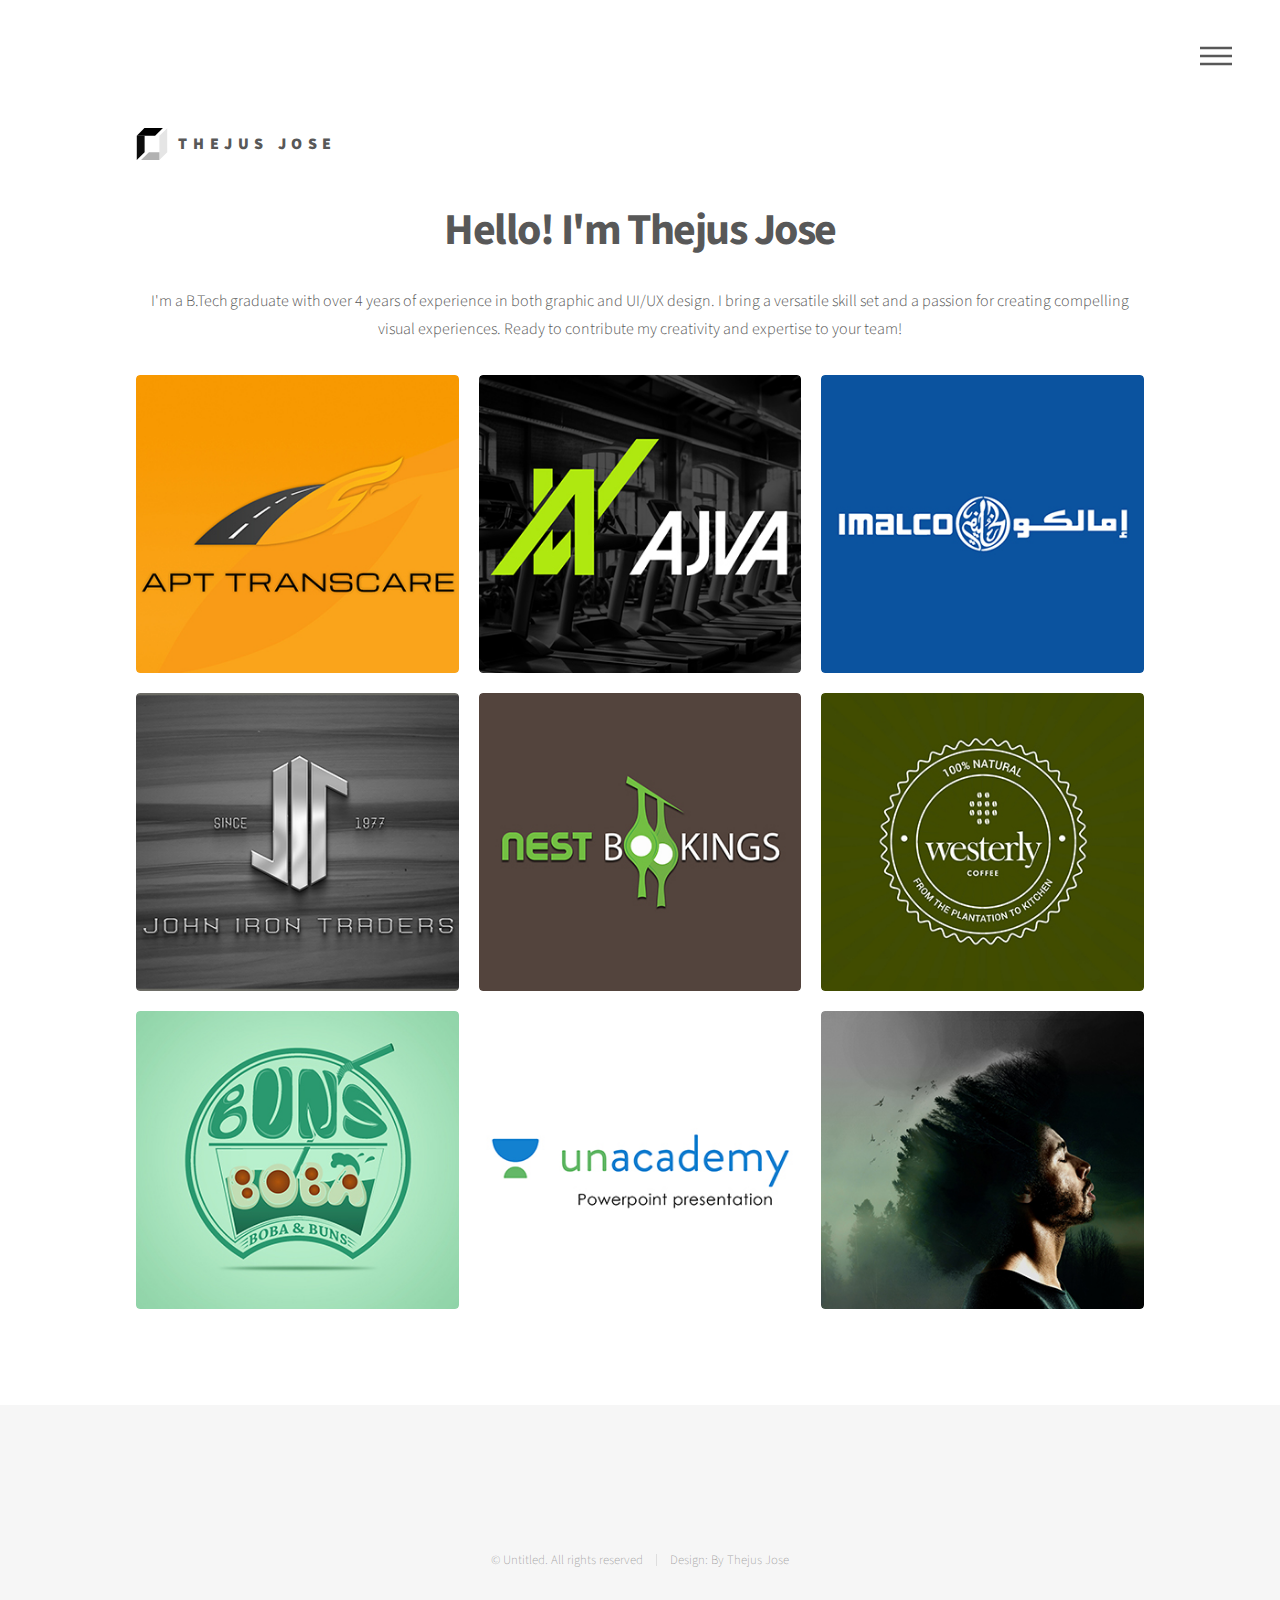
<file: index.html>
<!DOCTYPE HTML>
<!--
	Phantom by HTML5 UP
	html5up.net | @ajlkn
	Free for personal and commercial use under the CCA 3.0 license (html5up.net/license)
-->
<html>
	<head>
		<title>My Portfolio</title>
		<meta charset="utf-8" />
		<meta name="viewport" content="width=device-width, initial-scale=1, user-scalable=no" />
		<link rel="stylesheet" href="assets/css/main.css" />
		<noscript><link rel="stylesheet" href="assets/css/noscript.css" /></noscript>
	</head>
	<body class="is-preload">
		<!-- Wrapper -->
			<div id="wrapper">

				<!-- Header -->
					<header id="header">
						<div class="inner">

							<!-- Logo -->
								<a href="index.html" class="logo">
									<span class="symbol"><img src="images/logo.svg" alt="" /></span><span class="title">Thejus Jose</span>
								</a>

							<!-- Nav -->
								<nav>
									<ul>
										<li><a href="#menu">Menu</a></li>
									</ul>
								</nav>

						</div>
					</header>

				<!-- Menu -->
					<nav id="menu">
						<h2>Menu</h2>
						<ul>
							<li><a href="index.html">Home</a></li>
							<li><a href="APT.html">APT Transcare</a></li>
							<li><a href="AJVA.html">Ajva Fitness</a></li>
							<li><a href="IMALCO.html">IMALCO Projects</a></li>
							<li><a href="JIT.html">JIT - John Iron Traders </a></li>
                            <li><a href="NEST BOOKINGS.html">Nest Bookings</a></li>
							<li><a href="WESTERLY COFFEE.html">Westerly Coffee</a></li>
							<li><a href="BOBA&BUNS.html">Boba & Buns</a></li>
							<li><a href="UPP.html">Unacademy presentation</a></li>
                            <li><a href="WORKS.html">PSD Works</a></li>
							
						</ul>
					</nav>

				<!-- Main -->
					<div id="main">
						<div class="inner">
							<header>
								<h1>Hello! I'm Thejus Jose<br /></h1>
								<p>I'm a B.Tech graduate with over 4 years of experience in both graphic and UI/UX design. I bring a versatile skill set and a passion for creating compelling visual experiences. Ready to contribute my creativity and expertise to your team!</p>
							</header>
                            
                            
                                        
                                        
                                        
							<section class="tiles">
								<article class="style1">
									<span class="image">
										<img src="images/pic01.jpg" alt="" />
									</span>
									<a href="APT.html"></a>
								</article>
                                
								<article class="style2">
									<span class="image">
										<img src="images/pic02.jpg" alt="" />
									</span>
									<a href="AJVA.html"></a>
								</article>
                                
								<article class="style3">
									<span class="image">
										<img src="images/pic03.jpg" alt="" />
									</span>
									<a href="IMALCO.html"></a>
								</article>
                                
								<article class="style4">
									<span class="image">
										<img src="images/pic04.jpg" alt="" />
									</span>
									<a href="JIT.html"></a>
								</article>
                                
								<article class="style5">
									<span class="image">
										<img src="images/pic05.jpg" alt="" />
									</span>
									<a href="NEST BOOKINGS.html"></a>
								</article>
                                
								<article class="style6">
									<span class="image">
										<img src="images/pic06.jpg" alt="" />
									</span>
									<a href="WESTERLY COFFEE.html"></a>
								</article>
                                
								<article class="style2">
									<span class="image">
										<img src="images/pic07.jpg" alt="" />
									</span>
									<a href="BOBA&BUNS.html"></a>
								</article>
                                
								<article class="style3">
									<span class="image">
										<img src="images/pic08.jpg" alt="" />
									</span>
									<a href="UPP.html"></a>
								</article>
                                
								<article class="style1">
									<span class="image">
										<img src="images/pic09.jpg" alt="" />
									</span>
									<a href="WORKS.html"></a>
								</article>
                                
								
							</section>
						</div>
					</div>

				<!-- Footer -->
					<footer id="footer">
						<div class="inner">
							
						
							<ul class="copyright">
								<li>&copy; Untitled. All rights reserved</li><li>Design: By Thejus Jose </li>
							</ul>
						</div>
					</footer>

			</div>

		<!-- Scripts -->
			<script src="assets/js/jquery.min.js"></script>
			<script src="assets/js/browser.min.js"></script>
			<script src="assets/js/breakpoints.min.js"></script>
			<script src="assets/js/util.js"></script>
			<script src="assets/js/main.js"></script>

	</body>
</html>
</file>
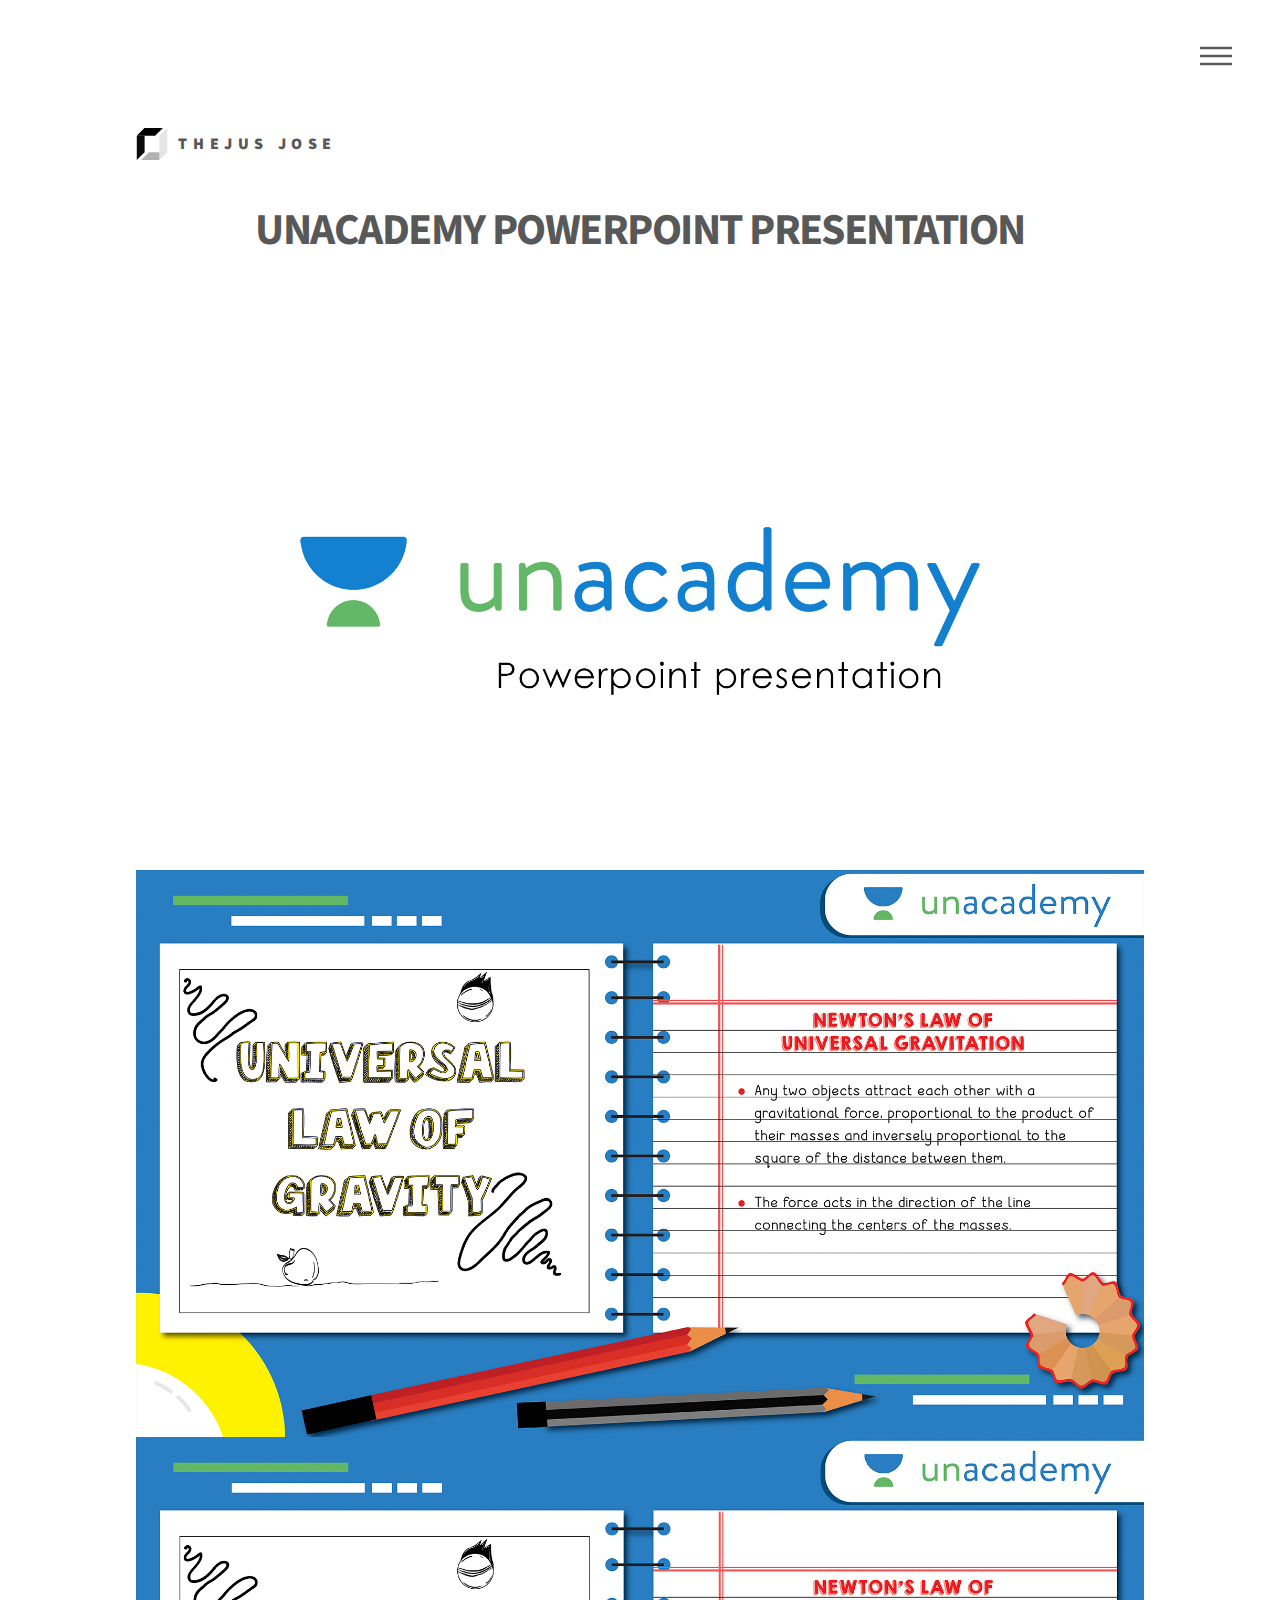
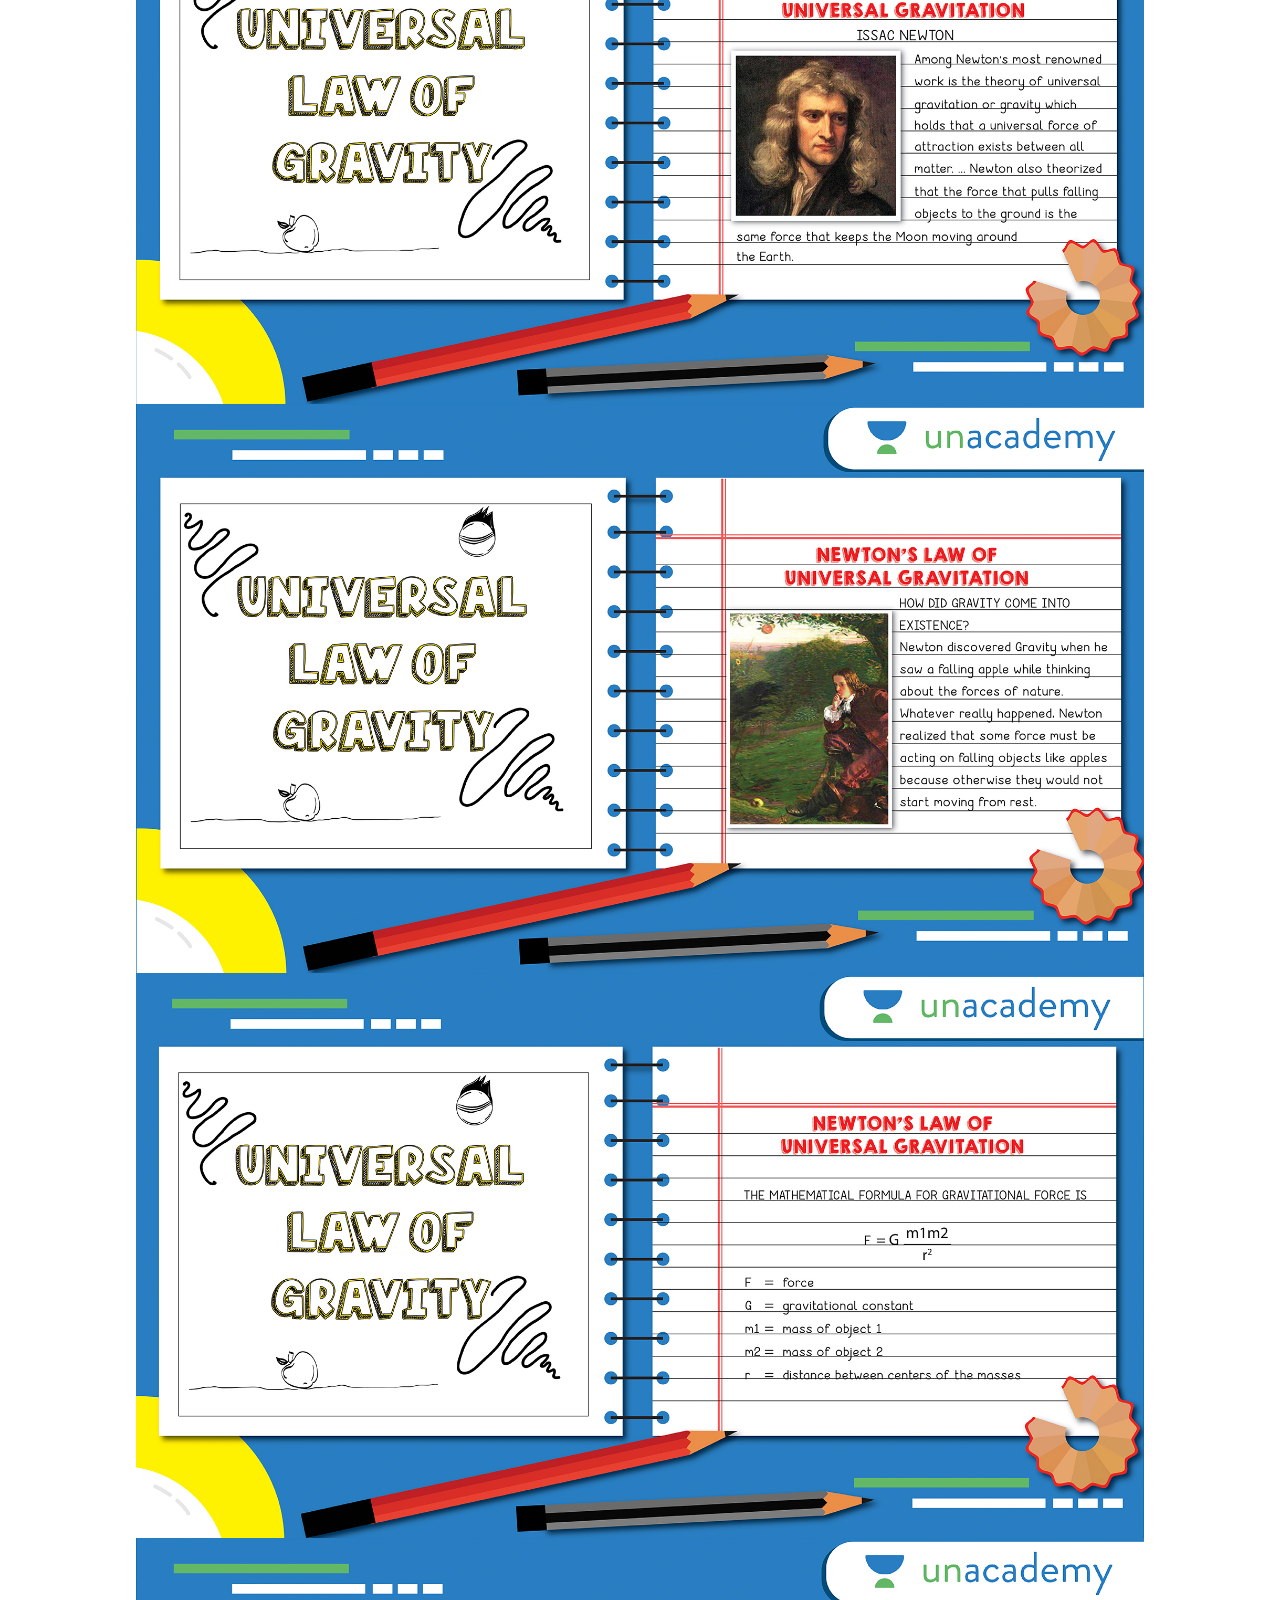
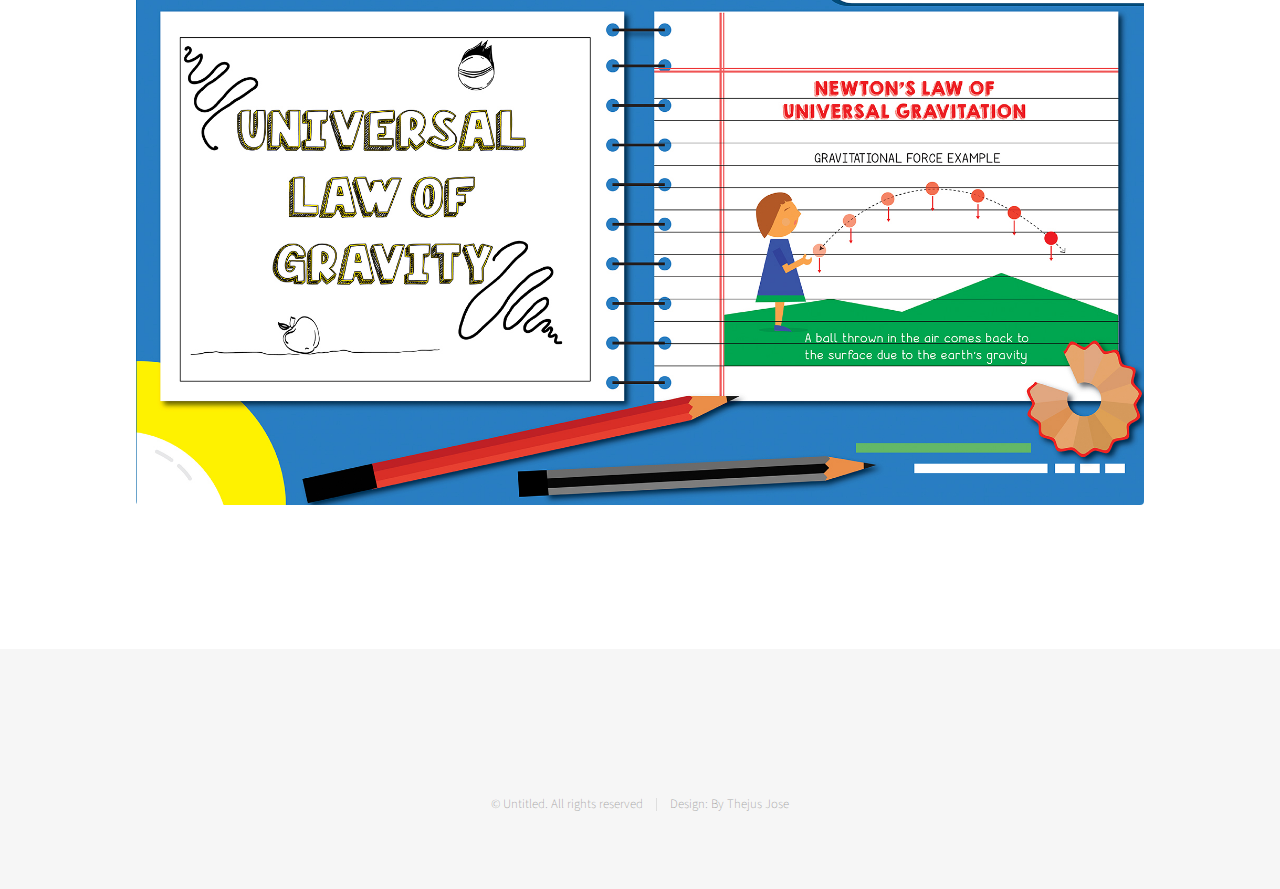
<file: UPP.html>
<!DOCTYPE HTML>
<!--
	Phantom by HTML5 UP
	html5up.net | @ajlkn
	Free for personal and commercial use under the CCA 3.0 license (html5up.net/license)
-->
<html>
	<head>
		<title>My Portfolio</title>
		<meta charset="utf-8" />
		<meta name="viewport" content="width=device-width, initial-scale=1, user-scalable=no" />
		<link rel="stylesheet" href="assets/css/main.css" />
		<noscript><link rel="stylesheet" href="assets/css/noscript.css" /></noscript>
	</head>
	<body class="is-preload">
		<!-- Wrapper -->
			<div id="wrapper">

				<!-- Header -->
					<header id="header">
						<div class="inner">

							<!-- Logo -->
								<a href="index.html" class="logo">
									<span class="symbol"><img src="images/logo.svg" alt="" /></span><span class="title">THEJUS JOSE</span>
								</a>

							<!-- Nav -->
								<nav>
									<ul>
										<li><a href="#menu">Menu</a></li>
									</ul>
								</nav>

						</div>
					</header>

				<!-- Menu -->
					<nav id="menu">
						<h2>Menu</h2>
						<ul>
							<li><a href="index.html">Home</a></li>
							<li><a href="APT.html">APT Transcare</a></li>
							<li><a href="AJVA.html">Ajva Fitness</a></li>
							<li><a href="IMALCO.html">IMALCO Projects</a></li>
							<li><a href="JIT.html">JIT - John Iron Traders </a></li>
                            <li><a href="NEST BOOKINGS.html">Nest Bookings</a></li>
							<li><a href="WESTERLY COFFEE.html">Westerly Coffee</a></li>
							<li><a href="BOBA&BUNS.html">Boba & Buns</a></li>
							<li><a href="UPP.html">Unacademy presentation</a></li>
                            <li><a href="WORKS.html">PSD Works</a></li>
						</ul>
					</nav>

				<!-- Main -->
					<div id="main">
						<div class="inner">
							<h1>UNACADEMY POWERPOINT PRESENTATION</h1>
							<span class="image main"><img src="images/pic17.jpg" alt="" /></span>
							
						</div>
					</div>

				<!-- Footer -->
					<footer id="footer">
						<div class="inner">
							
							<ul class="copyright">
								<li>&copy; Untitled. All rights reserved</li><li>Design: By Thejus Jose</a></li>
							</ul>
						</div>
					</footer>

			</div>

		<!-- Scripts -->
			<script src="assets/js/jquery.min.js"></script>
			<script src="assets/js/browser.min.js"></script>
			<script src="assets/js/breakpoints.min.js"></script>
			<script src="assets/js/util.js"></script>
			<script src="assets/js/main.js"></script>

	</body>
</html>
</file>
<file: assets/css/noscript.css>
/*
	Phantom by HTML5 UP
	html5up.net | @ajlkn
	Free for personal and commercial use under the CCA 3.0 license (html5up.net/license)
*/

/* Tiles */

	body.is-preload .tiles article {
		-moz-transform: none;
		-webkit-transform: none;
		-ms-transform: none;
		transform: none;
		opacity: 1;
	}
</file>
<file: assets/css/main.css>
@import url(fontawesome-all.min.css);
@import url("https://fonts.googleapis.com/css?family=Source+Sans+Pro:300,700,900");

/*
	Phantom by HTML5 UP
	html5up.net | @ajlkn
	Free for personal and commercial use under the CCA 3.0 license (html5up.net/license)
*/

html, body, div, span, applet, object,
iframe, h1, h2, h3, h4, h5, h6, p, blockquote,
pre, a, abbr, acronym, address, big, cite,
code, del, dfn, em, img, ins, kbd, q, s, samp,
small, strike, strong, sub, sup, tt, var, b,
u, i, center, dl, dt, dd, ol, ul, li, fieldset,
form, label, legend, table, caption, tbody,
tfoot, thead, tr, th, td, article, aside,
canvas, details, embed, figure, figcaption,
footer, header, hgroup, menu, nav, output, ruby,
section, summary, time, mark, audio, video {
	margin: 0;
	padding: 0;
	border: 0;
	font-size: 100%;
	font: inherit;
	vertical-align: baseline;}

article, aside, details, figcaption, figure,
footer, header, hgroup, menu, nav, section {
	display: block;}

body {
	line-height: 1;
}

ol, ul {
	list-style: none;
}

blockquote, q {
	quotes: none;
}

	blockquote:before, blockquote:after, q:before, q:after {
		content: '';
		content: none;
	}

table {
	border-collapse: collapse;
	border-spacing: 0;
}

body {
	-webkit-text-size-adjust: none;
}

mark {
	background-color: transparent;
	color: inherit;
}

input::-moz-focus-inner {
	border: 0;
	padding: 0;
}

input, select, textarea {
	-moz-appearance: none;
	-webkit-appearance: none;
	-ms-appearance: none;
	appearance: none;
}

/* Basic */

	@-ms-viewport {
		width: device-width;
	}

	body {
		-ms-overflow-style: scrollbar;
	}

	@media screen and (max-width: 480px) {

		html, body {
			min-width: 320px;
		}

	}

	html {
		box-sizing: border-box;
	}

	*, *:before, *:after {
		box-sizing: inherit;
	}

	body {
		background: #ffffff;
	}

		body.is-preload *, body.is-preload *:before, body.is-preload *:after {
			-moz-animation: none !important;
			-webkit-animation: none !important;
			-ms-animation: none !important;
			animation: none !important;
			-moz-transition: none !important;
			-webkit-transition: none !important;
			-ms-transition: none !important;
			transition: none !important;
		}

/* Type */

	body, input, select, textarea {
		color: #585858;
		font-family: "Source Sans Pro", Helvetica, sans-serif;
		font-size: 16pt;
		font-weight: 300;
		line-height: 1.75;
	}

		@media screen and (max-width: 1680px) {

			body, input, select, textarea {
				font-size: 14pt;
			}

		}

		@media screen and (max-width: 1280px) {

			body, input, select, textarea {
				font-size: 12pt;
			}

		}

	a {
		-moz-transition: border-bottom-color 0.2s ease, color 0.2s ease;
		-webkit-transition: border-bottom-color 0.2s ease, color 0.2s ease;
		-ms-transition: border-bottom-color 0.2s ease, color 0.2s ease;
		transition: border-bottom-color 0.2s ease, color 0.2s ease;
		text-decoration: none;
		color: #585858;
		border-bottom: dotted 1px rgba(88, 88, 88, 0.5);
	}

		a:hover {
			border-bottom-color: transparent;
			color: #f2849e !important;
		}

	strong, b {
		font-weight: 900;
	}

	em, i {
		font-style: italic;
	}

	p {
		margin: 0 0 2em 0;
		text-align:center;
	}

	h1 {
		font-size: 2.75em;
		font-weight: 700;
		line-height: 1.3;
		margin: 0 0 1em 0;
		text-align:center;
		letter-spacing: -0.035em;
	}

		h1 a {
			color: inherit;
		}

		@media screen and (max-width: 736px) {

			h1 {
				font-size: 2em;
				margin: 0 0 1em 0;
			}

		}

		@media screen and (max-width: 360px) {

			h1 {
				font-size: 1.75em;
			}

		}

	h2, h3, h4, h5, h6 {
		font-weight: 900;
		line-height: 1.5;
		margin: 0 0 2em 0;
		text-transform: uppercase;
		letter-spacing: 0.35em;
	}

		h2 a, h3 a, h4 a, h5 a, h6 a {
			color: inherit;
		}

	h2 {
		font-size: 1.1em;
	}

	h3 {
		font-size: 1em;
	}

	h4 {
		font-size: 0.8em;
	}

	h5 {
		font-size: 0.8em;
	}

	h6 {
		font-size: 0.8em;
	}

	@media screen and (max-width: 980px) {

		h1 br, h2 br, h3 br, h4 br, h5 br, h6 br {
			display: none;
		}

	}

	@media screen and (max-width: 736px) {

		h2 {
			font-size: 1em;
		}

		h3 {
			font-size: 0.8em;
		}

	}

	sub {
		font-size: 0.8em;
		position: relative;
		top: 0.5em;
	}

	sup {
		font-size: 0.8em;
		position: relative;
		top: -0.5em;
	}

	blockquote {
		border-left: solid 4px #c9c9c9;
		font-style: italic;
		margin: 0 0 2em 0;
		padding: 0.5em 0 0.5em 2em;
	}

	code {
		background: rgba(144, 144, 144, 0.075);
		border-radius: 4px;
		border: solid 1px #c9c9c9;
		font-family: "Courier New", monospace;
		font-size: 0.9em;
		margin: 0 0.25em;
		padding: 0.25em 0.65em;
	}

	pre {
		-webkit-overflow-scrolling: touch;
		font-family: "Courier New", monospace;
		font-size: 0.9em;
		margin: 0 0 2em 0;
	}

		pre code {
			display: block;
			line-height: 1.75;
			padding: 1em 1.5em;
			overflow-x: auto;
		}

	hr {
		border: 0;
		border-bottom: solid 1px #c9c9c9;
		margin: 2em 0;
	}

		hr.major {
			margin: 3em 0;
		}

	.align-left {
		text-align: left;
	}

	.align-center {
		text-align: center;
	}

	.align-right {
		text-align: right;
	}

/* Row */

	.row {
		display: flex;
		flex-wrap: wrap;
		box-sizing: border-box;
		align-items: stretch;
	}

		.row > * {
			box-sizing: border-box;
		}

		.row.gtr-uniform > * > :last-child {
			margin-bottom: 0;
		}

		.row.aln-left {
			justify-content: flex-start;
		}

		.row.aln-center {
			justify-content: center;
		}

		.row.aln-right {
			justify-content: flex-end;
		}

		.row.aln-top {
			align-items: flex-start;
		}

		.row.aln-middle {
			align-items: center;
		}

		.row.aln-bottom {
			align-items: flex-end;
		}

		.row > .imp {
			order: -1;
		}

		.row > .col-1 {
			width: 8.33333%;
		}

		.row > .off-1 {
			margin-left: 8.33333%;
		}

		.row > .col-2 {
			width: 16.66667%;
		}

		.row > .off-2 {
			margin-left: 16.66667%;
		}

		.row > .col-3 {
			width: 25%;
		}

		.row > .off-3 {
			margin-left: 25%;
		}

		.row > .col-4 {
			width: 33.33333%;
		}

		.row > .off-4 {
			margin-left: 33.33333%;
		}

		.row > .col-5 {
			width: 41.66667%;
		}

		.row > .off-5 {
			margin-left: 41.66667%;
		}

		.row > .col-6 {
			width: 50%;
		}

		.row > .off-6 {
			margin-left: 50%;
		}

		.row > .col-7 {
			width: 58.33333%;
		}

		.row > .off-7 {
			margin-left: 58.33333%;
		}

		.row > .col-8 {
			width: 66.66667%;
		}

		.row > .off-8 {
			margin-left: 66.66667%;
		}

		.row > .col-9 {
			width: 75%;
		}

		.row > .off-9 {
			margin-left: 75%;
		}

		.row > .col-10 {
			width: 83.33333%;
		}

		.row > .off-10 {
			margin-left: 83.33333%;
		}

		.row > .col-11 {
			width: 91.66667%;
		}

		.row > .off-11 {
			margin-left: 91.66667%;
		}

		.row > .col-12 {
			width: 100%;
		}

		.row > .off-12 {
			margin-left: 100%;
		}

		.row.gtr-0 {
			margin-top: 0;
			margin-left: 0em;
		}

			.row.gtr-0 > * {
				padding: 0 0 0 0em;
			}

			.row.gtr-0.gtr-uniform {
				margin-top: 0em;
			}

				.row.gtr-0.gtr-uniform > * {
					padding-top: 0em;
				}

		.row.gtr-25 {
			margin-top: 0;
			margin-left: -0.5em;
		}

			.row.gtr-25 > * {
				padding: 0 0 0 0.5em;
			}

			.row.gtr-25.gtr-uniform {
				margin-top: -0.5em;
			}

				.row.gtr-25.gtr-uniform > * {
					padding-top: 0.5em;
				}

		.row.gtr-50 {
			margin-top: 0;
			margin-left: -1em;
		}

			.row.gtr-50 > * {
				padding: 0 0 0 1em;
			}

			.row.gtr-50.gtr-uniform {
				margin-top: -1em;
			}

				.row.gtr-50.gtr-uniform > * {
					padding-top: 1em;
				}

		.row {
			margin-top: 0;
			margin-left: -2em;
		}

			.row > * {
				padding: 0 0 0 2em;
			}

			.row.gtr-uniform {
				margin-top: -2em;
			}

				.row.gtr-uniform > * {
					padding-top: 2em;
				}

		.row.gtr-150 {
			margin-top: 0;
			margin-left: -3em;
		}

			.row.gtr-150 > * {
				padding: 0 0 0 3em;
			}

			.row.gtr-150.gtr-uniform {
				margin-top: -3em;
			}

				.row.gtr-150.gtr-uniform > * {
					padding-top: 3em;
				}

		.row.gtr-200 {
			margin-top: 0;
			margin-left: -4em;
		}

			.row.gtr-200 > * {
				padding: 0 0 0 4em;
			}

			.row.gtr-200.gtr-uniform {
				margin-top: -4em;
			}

				.row.gtr-200.gtr-uniform > * {
					padding-top: 4em;
				}

		@media screen and (max-width: 1680px) {

			.row {
				display: flex;
				flex-wrap: wrap;
				box-sizing: border-box;
				align-items: stretch;
			}

				.row > * {
					box-sizing: border-box;
				}

				.row.gtr-uniform > * > :last-child {
					margin-bottom: 0;
				}

				.row.aln-left {
					justify-content: flex-start;
				}

				.row.aln-center {
					justify-content: center;
				}

				.row.aln-right {
					justify-content: flex-end;
				}

				.row.aln-top {
					align-items: flex-start;
				}

				.row.aln-middle {
					align-items: center;
				}

				.row.aln-bottom {
					align-items: flex-end;
				}

				.row > .imp-xlarge {
					order: -1;
				}

				.row > .col-1-xlarge {
					width: 8.33333%;
				}

				.row > .off-1-xlarge {
					margin-left: 8.33333%;
				}

				.row > .col-2-xlarge {
					width: 16.66667%;
				}

				.row > .off-2-xlarge {
					margin-left: 16.66667%;
				}

				.row > .col-3-xlarge {
					width: 25%;
				}

				.row > .off-3-xlarge {
					margin-left: 25%;
				}

				.row > .col-4-xlarge {
					width: 33.33333%;
				}

				.row > .off-4-xlarge {
					margin-left: 33.33333%;
				}

				.row > .col-5-xlarge {
					width: 41.66667%;
				}

				.row > .off-5-xlarge {
					margin-left: 41.66667%;
				}

				.row > .col-6-xlarge {
					width: 50%;
				}

				.row > .off-6-xlarge {
					margin-left: 50%;
				}

				.row > .col-7-xlarge {
					width: 58.33333%;
				}

				.row > .off-7-xlarge {
					margin-left: 58.33333%;
				}

				.row > .col-8-xlarge {
					width: 66.66667%;
				}

				.row > .off-8-xlarge {
					margin-left: 66.66667%;
				}

				.row > .col-9-xlarge {
					width: 75%;
				}

				.row > .off-9-xlarge {
					margin-left: 75%;
				}

				.row > .col-10-xlarge {
					width: 83.33333%;
				}

				.row > .off-10-xlarge {
					margin-left: 83.33333%;
				}

				.row > .col-11-xlarge {
					width: 91.66667%;
				}

				.row > .off-11-xlarge {
					margin-left: 91.66667%;
				}

				.row > .col-12-xlarge {
					width: 100%;
				}

				.row > .off-12-xlarge {
					margin-left: 100%;
				}

				.row.gtr-0 {
					margin-top: 0;
					margin-left: 0em;
				}

					.row.gtr-0 > * {
						padding: 0 0 0 0em;
					}

					.row.gtr-0.gtr-uniform {
						margin-top: 0em;
					}

						.row.gtr-0.gtr-uniform > * {
							padding-top: 0em;
						}

				.row.gtr-25 {
					margin-top: 0;
					margin-left: -0.5em;
				}

					.row.gtr-25 > * {
						padding: 0 0 0 0.5em;
					}

					.row.gtr-25.gtr-uniform {
						margin-top: -0.5em;
					}

						.row.gtr-25.gtr-uniform > * {
							padding-top: 0.5em;
						}

				.row.gtr-50 {
					margin-top: 0;
					margin-left: -1em;
				}

					.row.gtr-50 > * {
						padding: 0 0 0 1em;
					}

					.row.gtr-50.gtr-uniform {
						margin-top: -1em;
					}

						.row.gtr-50.gtr-uniform > * {
							padding-top: 1em;
						}

				.row {
					margin-top: 0;
					margin-left: -2em;
				}

					.row > * {
						padding: 0 0 0 2em;
					}

					.row.gtr-uniform {
						margin-top: -2em;
					}

						.row.gtr-uniform > * {
							padding-top: 2em;
						}

				.row.gtr-150 {
					margin-top: 0;
					margin-left: -3em;
				}

					.row.gtr-150 > * {
						padding: 0 0 0 3em;
					}

					.row.gtr-150.gtr-uniform {
						margin-top: -3em;
					}

						.row.gtr-150.gtr-uniform > * {
							padding-top: 3em;
						}

				.row.gtr-200 {
					margin-top: 0;
					margin-left: -4em;
				}

					.row.gtr-200 > * {
						padding: 0 0 0 4em;
					}

					.row.gtr-200.gtr-uniform {
						margin-top: -4em;
					}

						.row.gtr-200.gtr-uniform > * {
							padding-top: 4em;
						}

		}

		@media screen and (max-width: 1280px) {

			.row {
				display: flex;
				flex-wrap: wrap;
				box-sizing: border-box;
				align-items: stretch;
			}

				.row > * {
					box-sizing: border-box;
				}

				.row.gtr-uniform > * > :last-child {
					margin-bottom: 0;
				}

				.row.aln-left {
					justify-content: flex-start;
				}

				.row.aln-center {
					justify-content: center;
				}

				.row.aln-right {
					justify-content: flex-end;
				}

				.row.aln-top {
					align-items: flex-start;
				}

				.row.aln-middle {
					align-items: center;
				}

				.row.aln-bottom {
					align-items: flex-end;
				}

				.row > .imp-large {
					order: -1;
				}

				.row > .col-1-large {
					width: 8.33333%;
				}

				.row > .off-1-large {
					margin-left: 8.33333%;
				}

				.row > .col-2-large {
					width: 16.66667%;
				}

				.row > .off-2-large {
					margin-left: 16.66667%;
				}

				.row > .col-3-large {
					width: 25%;
				}

				.row > .off-3-large {
					margin-left: 25%;
				}

				.row > .col-4-large {
					width: 33.33333%;
				}

				.row > .off-4-large {
					margin-left: 33.33333%;
				}

				.row > .col-5-large {
					width: 41.66667%;
				}

				.row > .off-5-large {
					margin-left: 41.66667%;
				}

				.row > .col-6-large {
					width: 50%;
				}

				.row > .off-6-large {
					margin-left: 50%;
				}

				.row > .col-7-large {
					width: 58.33333%;
				}

				.row > .off-7-large {
					margin-left: 58.33333%;
				}

				.row > .col-8-large {
					width: 66.66667%;
				}

				.row > .off-8-large {
					margin-left: 66.66667%;
				}

				.row > .col-9-large {
					width: 75%;
				}

				.row > .off-9-large {
					margin-left: 75%;
				}

				.row > .col-10-large {
					width: 83.33333%;
				}

				.row > .off-10-large {
					margin-left: 83.33333%;
				}

				.row > .col-11-large {
					width: 91.66667%;
				}

				.row > .off-11-large {
					margin-left: 91.66667%;
				}

				.row > .col-12-large {
					width: 100%;
				}

				.row > .off-12-large {
					margin-left: 100%;
				}

				.row.gtr-0 {
					margin-top: 0;
					margin-left: 0em;
				}

					.row.gtr-0 > * {
						padding: 0 0 0 0em;
					}

					.row.gtr-0.gtr-uniform {
						margin-top: 0em;
					}

						.row.gtr-0.gtr-uniform > * {
							padding-top: 0em;
						}

				.row.gtr-25 {
					margin-top: 0;
					margin-left: -0.5em;
				}

					.row.gtr-25 > * {
						padding: 0 0 0 0.5em;
					}

					.row.gtr-25.gtr-uniform {
						margin-top: -0.5em;
					}

						.row.gtr-25.gtr-uniform > * {
							padding-top: 0.5em;
						}

				.row.gtr-50 {
					margin-top: 0;
					margin-left: -1em;
				}

					.row.gtr-50 > * {
						padding: 0 0 0 1em;
					}

					.row.gtr-50.gtr-uniform {
						margin-top: -1em;
					}

						.row.gtr-50.gtr-uniform > * {
							padding-top: 1em;
						}

				.row {
					margin-top: 0;
					margin-left: -2em;
				}

					.row > * {
						padding: 0 0 0 2em;
					}

					.row.gtr-uniform {
						margin-top: -2em;
					}

						.row.gtr-uniform > * {
							padding-top: 2em;
						}

				.row.gtr-150 {
					margin-top: 0;
					margin-left: -3em;
				}

					.row.gtr-150 > * {
						padding: 0 0 0 3em;
					}

					.row.gtr-150.gtr-uniform {
						margin-top: -3em;
					}

						.row.gtr-150.gtr-uniform > * {
							padding-top: 3em;
						}

				.row.gtr-200 {
					margin-top: 0;
					margin-left: -4em;
				}

					.row.gtr-200 > * {
						padding: 0 0 0 4em;
					}

					.row.gtr-200.gtr-uniform {
						margin-top: -4em;
					}

						.row.gtr-200.gtr-uniform > * {
							padding-top: 4em;
						}

		}

		@media screen and (max-width: 980px) {

			.row {
				display: flex;
				flex-wrap: wrap;
				box-sizing: border-box;
				align-items: stretch;
			}

				.row > * {
					box-sizing: border-box;
				}

				.row.gtr-uniform > * > :last-child {
					margin-bottom: 0;
				}

				.row.aln-left {
					justify-content: flex-start;
				}

				.row.aln-center {
					justify-content: center;
				}

				.row.aln-right {
					justify-content: flex-end;
				}

				.row.aln-top {
					align-items: flex-start;
				}

				.row.aln-middle {
					align-items: center;
				}

				.row.aln-bottom {
					align-items: flex-end;
				}

				.row > .imp-medium {
					order: -1;
				}

				.row > .col-1-medium {
					width: 8.33333%;
				}

				.row > .off-1-medium {
					margin-left: 8.33333%;
				}

				.row > .col-2-medium {
					width: 16.66667%;
				}

				.row > .off-2-medium {
					margin-left: 16.66667%;
				}

				.row > .col-3-medium {
					width: 25%;
				}

				.row > .off-3-medium {
					margin-left: 25%;
				}

				.row > .col-4-medium {
					width: 33.33333%;
				}

				.row > .off-4-medium {
					margin-left: 33.33333%;
				}

				.row > .col-5-medium {
					width: 41.66667%;
				}

				.row > .off-5-medium {
					margin-left: 41.66667%;
				}

				.row > .col-6-medium {
					width: 50%;
				}

				.row > .off-6-medium {
					margin-left: 50%;
				}

				.row > .col-7-medium {
					width: 58.33333%;
				}

				.row > .off-7-medium {
					margin-left: 58.33333%;
				}

				.row > .col-8-medium {
					width: 66.66667%;
				}

				.row > .off-8-medium {
					margin-left: 66.66667%;
				}

				.row > .col-9-medium {
					width: 75%;
				}

				.row > .off-9-medium {
					margin-left: 75%;
				}

				.row > .col-10-medium {
					width: 83.33333%;
				}

				.row > .off-10-medium {
					margin-left: 83.33333%;
				}

				.row > .col-11-medium {
					width: 91.66667%;
				}

				.row > .off-11-medium {
					margin-left: 91.66667%;
				}

				.row > .col-12-medium {
					width: 100%;
				}

				.row > .off-12-medium {
					margin-left: 100%;
				}

				.row.gtr-0 {
					margin-top: 0;
					margin-left: 0em;
				}

					.row.gtr-0 > * {
						padding: 0 0 0 0em;
					}

					.row.gtr-0.gtr-uniform {
						margin-top: 0em;
					}

						.row.gtr-0.gtr-uniform > * {
							padding-top: 0em;
						}

				.row.gtr-25 {
					margin-top: 0;
					margin-left: -0.375em;
				}

					.row.gtr-25 > * {
						padding: 0 0 0 0.375em;
					}

					.row.gtr-25.gtr-uniform {
						margin-top: -0.375em;
					}

						.row.gtr-25.gtr-uniform > * {
							padding-top: 0.375em;
						}

				.row.gtr-50 {
					margin-top: 0;
					margin-left: -0.75em;
				}

					.row.gtr-50 > * {
						padding: 0 0 0 0.75em;
					}

					.row.gtr-50.gtr-uniform {
						margin-top: -0.75em;
					}

						.row.gtr-50.gtr-uniform > * {
							padding-top: 0.75em;
						}

				.row {
					margin-top: 0;
					margin-left: -1.5em;
				}

					.row > * {
						padding: 0 0 0 1.5em;
					}

					.row.gtr-uniform {
						margin-top: -1.5em;
					}

						.row.gtr-uniform > * {
							padding-top: 1.5em;
						}

				.row.gtr-150 {
					margin-top: 0;
					margin-left: -2.25em;
				}

					.row.gtr-150 > * {
						padding: 0 0 0 2.25em;
					}

					.row.gtr-150.gtr-uniform {
						margin-top: -2.25em;
					}

						.row.gtr-150.gtr-uniform > * {
							padding-top: 2.25em;
						}

				.row.gtr-200 {
					margin-top: 0;
					margin-left: -3em;
				}

					.row.gtr-200 > * {
						padding: 0 0 0 3em;
					}

					.row.gtr-200.gtr-uniform {
						margin-top: -3em;
					}

						.row.gtr-200.gtr-uniform > * {
							padding-top: 3em;
						}

		}

		@media screen and (max-width: 736px) {

			.row {
				display: flex;
				flex-wrap: wrap;
				box-sizing: border-box;
				align-items: stretch;
			}

				.row > * {
					box-sizing: border-box;
				}

				.row.gtr-uniform > * > :last-child {
					margin-bottom: 0;
				}

				.row.aln-left {
					justify-content: flex-start;
				}

				.row.aln-center {
					justify-content: center;
				}

				.row.aln-right {
					justify-content: flex-end;
				}

				.row.aln-top {
					align-items: flex-start;
				}

				.row.aln-middle {
					align-items: center;
				}

				.row.aln-bottom {
					align-items: flex-end;
				}

				.row > .imp-small {
					order: -1;
				}

				.row > .col-1-small {
					width: 8.33333%;
				}

				.row > .off-1-small {
					margin-left: 8.33333%;
				}

				.row > .col-2-small {
					width: 16.66667%;
				}

				.row > .off-2-small {
					margin-left: 16.66667%;
				}

				.row > .col-3-small {
					width: 25%;
				}

				.row > .off-3-small {
					margin-left: 25%;
				}

				.row > .col-4-small {
					width: 33.33333%;
				}

				.row > .off-4-small {
					margin-left: 33.33333%;
				}

				.row > .col-5-small {
					width: 41.66667%;
				}

				.row > .off-5-small {
					margin-left: 41.66667%;
				}

				.row > .col-6-small {
					width: 50%;
				}

				.row > .off-6-small {
					margin-left: 50%;
				}

				.row > .col-7-small {
					width: 58.33333%;
				}

				.row > .off-7-small {
					margin-left: 58.33333%;
				}

				.row > .col-8-small {
					width: 66.66667%;
				}

				.row > .off-8-small {
					margin-left: 66.66667%;
				}

				.row > .col-9-small {
					width: 75%;
				}

				.row > .off-9-small {
					margin-left: 75%;
				}

				.row > .col-10-small {
					width: 83.33333%;
				}

				.row > .off-10-small {
					margin-left: 83.33333%;
				}

				.row > .col-11-small {
					width: 91.66667%;
				}

				.row > .off-11-small {
					margin-left: 91.66667%;
				}

				.row > .col-12-small {
					width: 100%;
				}

				.row > .off-12-small {
					margin-left: 100%;
				}

				.row.gtr-0 {
					margin-top: 0;
					margin-left: 0em;
				}

					.row.gtr-0 > * {
						padding: 0 0 0 0em;
					}

					.row.gtr-0.gtr-uniform {
						margin-top: 0em;
					}

						.row.gtr-0.gtr-uniform > * {
							padding-top: 0em;
						}

				.row.gtr-25 {
					margin-top: 0;
					margin-left: -0.25em;
				}

					.row.gtr-25 > * {
						padding: 0 0 0 0.25em;
					}

					.row.gtr-25.gtr-uniform {
						margin-top: -0.25em;
					}

						.row.gtr-25.gtr-uniform > * {
							padding-top: 0.25em;
						}

				.row.gtr-50 {
					margin-top: 0;
					margin-left: -0.5em;
				}

					.row.gtr-50 > * {
						padding: 0 0 0 0.5em;
					}

					.row.gtr-50.gtr-uniform {
						margin-top: -0.5em;
					}

						.row.gtr-50.gtr-uniform > * {
							padding-top: 0.5em;
						}

				.row {
					margin-top: 0;
					margin-left: -1em;
				}

					.row > * {
						padding: 0 0 0 1em;
					}

					.row.gtr-uniform {
						margin-top: -1em;
					}

						.row.gtr-uniform > * {
							padding-top: 1em;
						}

				.row.gtr-150 {
					margin-top: 0;
					margin-left: -1.5em;
				}

					.row.gtr-150 > * {
						padding: 0 0 0 1.5em;
					}

					.row.gtr-150.gtr-uniform {
						margin-top: -1.5em;
					}

						.row.gtr-150.gtr-uniform > * {
							padding-top: 1.5em;
						}

				.row.gtr-200 {
					margin-top: 0;
					margin-left: -2em;
				}

					.row.gtr-200 > * {
						padding: 0 0 0 2em;
					}

					.row.gtr-200.gtr-uniform {
						margin-top: -2em;
					}

						.row.gtr-200.gtr-uniform > * {
							padding-top: 2em;
						}

		}

		@media screen and (max-width: 480px) {

			.row {
				display: flex;
				flex-wrap: wrap;
				box-sizing: border-box;
				align-items: stretch;
			}

				.row > * {
					box-sizing: border-box;
				}

				.row.gtr-uniform > * > :last-child {
					margin-bottom: 0;
				}

				.row.aln-left {
					justify-content: flex-start;
				}

				.row.aln-center {
					justify-content: center;
				}

				.row.aln-right {
					justify-content: flex-end;
				}

				.row.aln-top {
					align-items: flex-start;
				}

				.row.aln-middle {
					align-items: center;
				}

				.row.aln-bottom {
					align-items: flex-end;
				}

				.row > .imp-xsmall {
					order: -1;
				}

				.row > .col-1-xsmall {
					width: 8.33333%;
				}

				.row > .off-1-xsmall {
					margin-left: 8.33333%;
				}

				.row > .col-2-xsmall {
					width: 16.66667%;
				}

				.row > .off-2-xsmall {
					margin-left: 16.66667%;
				}

				.row > .col-3-xsmall {
					width: 25%;
				}

				.row > .off-3-xsmall {
					margin-left: 25%;
				}

				.row > .col-4-xsmall {
					width: 33.33333%;
				}

				.row > .off-4-xsmall {
					margin-left: 33.33333%;
				}

				.row > .col-5-xsmall {
					width: 41.66667%;
				}

				.row > .off-5-xsmall {
					margin-left: 41.66667%;
				}

				.row > .col-6-xsmall {
					width: 50%;
				}

				.row > .off-6-xsmall {
					margin-left: 50%;
				}

				.row > .col-7-xsmall {
					width: 58.33333%;
				}

				.row > .off-7-xsmall {
					margin-left: 58.33333%;
				}

				.row > .col-8-xsmall {
					width: 66.66667%;
				}

				.row > .off-8-xsmall {
					margin-left: 66.66667%;
				}

				.row > .col-9-xsmall {
					width: 75%;
				}

				.row > .off-9-xsmall {
					margin-left: 75%;
				}

				.row > .col-10-xsmall {
					width: 83.33333%;
				}

				.row > .off-10-xsmall {
					margin-left: 83.33333%;
				}

				.row > .col-11-xsmall {
					width: 91.66667%;
				}

				.row > .off-11-xsmall {
					margin-left: 91.66667%;
				}

				.row > .col-12-xsmall {
					width: 100%;
				}

				.row > .off-12-xsmall {
					margin-left: 100%;
				}

				.row.gtr-0 {
					margin-top: 0;
					margin-left: 0em;
				}

					.row.gtr-0 > * {
						padding: 0 0 0 0em;
					}

					.row.gtr-0.gtr-uniform {
						margin-top: 0em;
					}

						.row.gtr-0.gtr-uniform > * {
							padding-top: 0em;
						}

				.row.gtr-25 {
					margin-top: 0;
					margin-left: -0.25em;
				}

					.row.gtr-25 > * {
						padding: 0 0 0 0.25em;
					}

					.row.gtr-25.gtr-uniform {
						margin-top: -0.25em;
					}

						.row.gtr-25.gtr-uniform > * {
							padding-top: 0.25em;
						}

				.row.gtr-50 {
					margin-top: 0;
					margin-left: -0.5em;
				}

					.row.gtr-50 > * {
						padding: 0 0 0 0.5em;
					}

					.row.gtr-50.gtr-uniform {
						margin-top: -0.5em;
					}

						.row.gtr-50.gtr-uniform > * {
							padding-top: 0.5em;
						}

				.row {
					margin-top: 0;
					margin-left: -1em;
				}

					.row > * {
						padding: 0 0 0 1em;
					}

					.row.gtr-uniform {
						margin-top: -1em;
					}

						.row.gtr-uniform > * {
							padding-top: 1em;
						}

				.row.gtr-150 {
					margin-top: 0;
					margin-left: -1.5em;
				}

					.row.gtr-150 > * {
						padding: 0 0 0 1.5em;
					}

					.row.gtr-150.gtr-uniform {
						margin-top: -1.5em;
					}

						.row.gtr-150.gtr-uniform > * {
							padding-top: 1.5em;
						}

				.row.gtr-200 {
					margin-top: 0;
					margin-left: -2em;
				}

					.row.gtr-200 > * {
						padding: 0 0 0 2em;
					}

					.row.gtr-200.gtr-uniform {
						margin-top: -2em;
					}

						.row.gtr-200.gtr-uniform > * {
							padding-top: 2em;
						}

		}

/* Section/Article */

	section.special, article.special {
		text-align: center;
	}

	header p {
		margin-top: -1em;
	}

	@media screen and (max-width: 736px) {

		header p {
			margin-top: 0;
		}

	}

/* Icon */

	.icon {
		text-decoration: none;
		border-bottom: none;
		position: relative;
	}

		.icon:before {
			-moz-osx-font-smoothing: grayscale;
			-webkit-font-smoothing: antialiased;
			display: inline-block;
			font-style: normal;
			font-variant: normal;
			text-rendering: auto;
			line-height: 1;
			text-transform: none !important;
			font-family: 'Font Awesome 5 Free';
			font-weight: 400;
		}

		.icon > .label {
			display: none;
		}

		.icon:before {
			line-height: inherit;
		}

		.icon.solid:before {
			font-weight: 900;
		}

		.icon.brands:before {
			font-family: 'Font Awesome 5 Brands';
		}

		.icon.style2 {
			-moz-transition: background-color 0.2s ease-in-out, color 0.2s ease-in-out, border-color 0.2s ease-in-out;
			-webkit-transition: background-color 0.2s ease-in-out, color 0.2s ease-in-out, border-color 0.2s ease-in-out;
			-ms-transition: background-color 0.2s ease-in-out, color 0.2s ease-in-out, border-color 0.2s ease-in-out;
			transition: background-color 0.2s ease-in-out, color 0.2s ease-in-out, border-color 0.2s ease-in-out;
			background-color: transparent;
			border: solid 1px #c9c9c9;
			border-radius: 4px;
			width: 2.65em;
			height: 2.65em;
			display: inline-block;
			text-align: center;
			line-height: 2.65em;
			color: inherit;
		}

			.icon.style2:before {
				font-size: 1.1em;
			}

			.icon.style2:hover {
				color: #f2849e;
				border-color: #f2849e;
			}

			.icon.style2:active {
				background-color: rgba(242, 132, 158, 0.1);
			}

/* List */

	ol {
		list-style: decimal;
		margin: 0 0 2em 0;
		padding-left: 1.25em;
	}

		ol li {
			padding-left: 0.25em;
		}

	ul {
		list-style: disc;
		margin: 0 0 2em 0;
		padding-left: 1em;
	}

		ul li {
			padding-left: 0.5em;
		}

		ul.alt {
			list-style: none;
			padding-left: 0;
		}

			ul.alt li {
				border-top: solid 1px #c9c9c9;
				padding: 0.5em 0;
			}

				ul.alt li:first-child {
					border-top: 0;
					padding-top: 0;
				}

	dl {
		margin: 0 0 2em 0;
	}

		dl dt {
			display: block;
			font-weight: 900;
			margin: 0 0 1em 0;
		}

		dl dd {
			margin-left: 2em;
		}

/* Actions */

	ul.actions {
		display: -moz-flex;
		display: -webkit-flex;
		display: -ms-flex;
		display: flex;
		cursor: default;
		list-style: none;
		margin-left: -1em;
		padding-left: 0;
	}

		ul.actions li {
			padding: 0 0 0 1em;
			vertical-align: middle;
		}

		ul.actions.special {
			-moz-justify-content: center;
			-webkit-justify-content: center;
			-ms-justify-content: center;
			justify-content: center;
			width: 100%;
			margin-left: 0;
		}

			ul.actions.special li:first-child {
				padding-left: 0;
			}

		ul.actions.stacked {
			-moz-flex-direction: column;
			-webkit-flex-direction: column;
			-ms-flex-direction: column;
			flex-direction: column;
			margin-left: 0;
		}

			ul.actions.stacked li {
				padding: 1.3em 0 0 0;
			}

				ul.actions.stacked li:first-child {
					padding-top: 0;
				}

		ul.actions.fit {
			width: calc(100% + 1em);
		}

			ul.actions.fit li {
				-moz-flex-grow: 1;
				-webkit-flex-grow: 1;
				-ms-flex-grow: 1;
				flex-grow: 1;
				-moz-flex-shrink: 1;
				-webkit-flex-shrink: 1;
				-ms-flex-shrink: 1;
				flex-shrink: 1;
				width: 100%;
			}

				ul.actions.fit li > * {
					width: 100%;
				}

			ul.actions.fit.stacked {
				width: 100%;
			}

		@media screen and (max-width: 480px) {

			ul.actions:not(.fixed) {
				-moz-flex-direction: column;
				-webkit-flex-direction: column;
				-ms-flex-direction: column;
				flex-direction: column;
				margin-left: 0;
				width: 100% !important;
			}

				ul.actions:not(.fixed) li {
					-moz-flex-grow: 1;
					-webkit-flex-grow: 1;
					-ms-flex-grow: 1;
					flex-grow: 1;
					-moz-flex-shrink: 1;
					-webkit-flex-shrink: 1;
					-ms-flex-shrink: 1;
					flex-shrink: 1;
					padding: 1em 0 0 0;
					text-align: center;
					width: 100%;
				}

					ul.actions:not(.fixed) li > * {
						width: 100%;
					}

					ul.actions:not(.fixed) li:first-child {
						padding-top: 0;
					}

					ul.actions:not(.fixed) li input[type="submit"],
					ul.actions:not(.fixed) li input[type="reset"],
					ul.actions:not(.fixed) li input[type="button"],
					ul.actions:not(.fixed) li button,
					ul.actions:not(.fixed) li .button {
						width: 100%;
					}

						ul.actions:not(.fixed) li input[type="submit"].icon:before,
						ul.actions:not(.fixed) li input[type="reset"].icon:before,
						ul.actions:not(.fixed) li input[type="button"].icon:before,
						ul.actions:not(.fixed) li button.icon:before,
						ul.actions:not(.fixed) li .button.icon:before {
							margin-left: -0.5rem;
						}

		}

/* Icons */

	ul.icons {
		cursor: default;
		list-style: none;
		padding-left: 0;
		margin: -1em 0 2em -1em;
	}

		ul.icons li {
			display: inline-block;
			padding: 1em 0 0 1em;
		}

/* Form */

	form {
		margin: 0 0 2em 0;
		overflow-x: hidden;
	}

		form > :last-child {
			margin-bottom: 0;
		}

		form > .fields {
			display: -moz-flex;
			display: -webkit-flex;
			display: -ms-flex;
			display: flex;
			-moz-flex-wrap: wrap;
			-webkit-flex-wrap: wrap;
			-ms-flex-wrap: wrap;
			flex-wrap: wrap;
			width: calc(100% + 3em);
			margin: -1.5em 0 2em -1.5em;
		}

			form > .fields > .field {
				-moz-flex-grow: 0;
				-webkit-flex-grow: 0;
				-ms-flex-grow: 0;
				flex-grow: 0;
				-moz-flex-shrink: 0;
				-webkit-flex-shrink: 0;
				-ms-flex-shrink: 0;
				flex-shrink: 0;
				padding: 1.5em 0 0 1.5em;
				width: calc(100% - 1.5em);
			}

				form > .fields > .field.half {
					width: calc(50% - 0.75em);
				}

				form > .fields > .field.third {
					width: calc(100%/3 - 0.5em);
				}

				form > .fields > .field.quarter {
					width: calc(25% - 0.375em);
				}

		@media screen and (max-width: 480px) {

			form > .fields {
				width: calc(100% + 3em);
				margin: -1.5em 0 2em -1.5em;
			}

				form > .fields > .field {
					padding: 1.5em 0 0 1.5em;
					width: calc(100% - 1.5em);
				}

					form > .fields > .field.half {
						width: calc(100% - 1.5em);
					}

					form > .fields > .field.third {
						width: calc(100% - 1.5em);
					}

					form > .fields > .field.quarter {
						width: calc(100% - 1.5em);
					}

		}

	label {
		display: block;
		font-size: 0.9em;
		font-weight: 900;
		margin: 0 0 1em 0;
	}

	input[type="text"],
	input[type="password"],
	input[type="email"],
	input[type="tel"],
	select,
	textarea {
		-moz-appearance: none;
		-webkit-appearance: none;
		-ms-appearance: none;
		appearance: none;
		background-color: transparent;
		border: none;
		border-radius: 0;
		border-bottom: solid 1px #c9c9c9;
		color: inherit;
		display: block;
		outline: 0;
		padding: 0;
		text-decoration: none;
		width: 100%;
	}

		input[type="text"]:invalid,
		input[type="password"]:invalid,
		input[type="email"]:invalid,
		input[type="tel"]:invalid,
		select:invalid,
		textarea:invalid {
			box-shadow: none;
		}

		input[type="text"]:focus,
		input[type="password"]:focus,
		input[type="email"]:focus,
		input[type="tel"]:focus,
		select:focus,
		textarea:focus {
			border-bottom-color: #f2849e;
			box-shadow: inset 0 -1px 0 0 #f2849e;
		}

	select {
		background-image: url("data:image/svg+xml;charset=utf8,%3Csvg xmlns='http://www.w3.org/2000/svg' width='40' height='40' preserveAspectRatio='none' viewBox='0 0 40 40'%3E%3Cpath d='M9.4,12.3l10.4,10.4l10.4-10.4c0.2-0.2,0.5-0.4,0.9-0.4c0.3,0,0.6,0.1,0.9,0.4l3.3,3.3c0.2,0.2,0.4,0.5,0.4,0.9 c0,0.4-0.1,0.6-0.4,0.9L20.7,31.9c-0.2,0.2-0.5,0.4-0.9,0.4c-0.3,0-0.6-0.1-0.9-0.4L4.3,17.3c-0.2-0.2-0.4-0.5-0.4-0.9 c0-0.4,0.1-0.6,0.4-0.9l3.3-3.3c0.2-0.2,0.5-0.4,0.9-0.4S9.1,12.1,9.4,12.3z' fill='%23c9c9c9' /%3E%3C/svg%3E");
		background-size: 1.25rem;
		background-repeat: no-repeat;
		background-position: calc(100% - 1rem) center;
		height: 3em;
		padding-right: 3em;
		text-overflow: ellipsis;
	}

		select option {
			background: #ffffff;
		}

		select:focus::-ms-value {
			background-color: transparent;
		}

		select::-ms-expand {
			display: none;
		}

	input[type="text"],
	input[type="password"],
	input[type="email"],
	select {
		height: 3em;
	}

	textarea {
		padding: 0;
		min-height: 3.75em;
	}

	input[type="checkbox"],
	input[type="radio"] {
		-moz-appearance: none;
		-webkit-appearance: none;
		-ms-appearance: none;
		appearance: none;
		display: block;
		float: left;
		margin-right: -2em;
		opacity: 0;
		width: 1em;
		z-index: -1;
	}

		input[type="checkbox"] + label,
		input[type="radio"] + label {
			text-decoration: none;
			color: #585858;
			cursor: pointer;
			display: inline-block;
			font-size: 1em;
			font-weight: 300;
			padding-left: 2.55em;
			padding-right: 0.75em;
			position: relative;
		}

			input[type="checkbox"] + label:before,
			input[type="radio"] + label:before {
				-moz-osx-font-smoothing: grayscale;
				-webkit-font-smoothing: antialiased;
				display: inline-block;
				font-style: normal;
				font-variant: normal;
				text-rendering: auto;
				line-height: 1;
				text-transform: none !important;
				font-family: 'Font Awesome 5 Free';
				font-weight: 900;
			}

			input[type="checkbox"] + label:before,
			input[type="radio"] + label:before {
				border-radius: 4px;
				border: solid 1px #c9c9c9;
				content: '';
				display: inline-block;
				font-size: 0.8em;
				height: 2.25em;
				left: 0;
				line-height: 2.25em;
				position: absolute;
				text-align: center;
				top: 0;
				width: 2.25em;
			}

		input[type="checkbox"]:checked + label:before,
		input[type="radio"]:checked + label:before {
			background: #585858;
			border-color: #585858;
			color: #ffffff;
			content: '\f00c';
		}

		input[type="checkbox"]:focus + label:before,
		input[type="radio"]:focus + label:before {
			border-color: #f2849e;
			box-shadow: 0 0 0 1px #f2849e;
		}

	input[type="checkbox"] + label:before {
		border-radius: 4px;
	}

	input[type="radio"] + label:before {
		border-radius: 100%;
	}

/* Box */

	.box {
		border-radius: 4px;
		border: solid 1px #c9c9c9;
		margin-bottom: 2em;
		padding: 1.5em;
	}

		.box > :last-child,
		.box > :last-child > :last-child,
		.box > :last-child > :last-child > :last-child {
			margin-bottom: 0;
		}

		.box.alt {
			border: 0;
			border-radius: 0;
			padding: 0;
		}

/* Image */

	.image {
		border-radius: 4px;
		border: 0;
		display: inline-block;
		position: relative;
	}

		.image img {
			border-radius: 4px;
			display: block;
		}

		.image.left, .image.right {
			max-width: 40%;
		}

			.image.left img, .image.right img {
				width: 100%;
			}

		.image.left {
			float: left;
			padding: 0 1.5em 1em 0;
			top: 0.25em;
		}

		.image.right {
			float: right;
			padding: 0 0 1em 1.5em;
			top: 0.25em;
		}

		.image.fit {
			display: block;
			margin: 0 0 2em 0;
			width: 100%;
		}

			.image.fit img {
				width: 100%;
			}

		.image.main {
			display: block;
			margin: 0 0 3em 0;
			width: 100%;
		}

			.image.main img {
				width: 100%;
			}

			@media screen and (max-width: 736px) {

				.image.main {
					margin: 0 0 2em 0;
				}

			}

/* Table */

	.table-wrapper {
		-webkit-overflow-scrolling: touch;
		overflow-x: auto;
	}

	table {
		margin: 0 0 2em 0;
		width: 100%;
	}

		table tbody tr {
			border: solid 1px #c9c9c9;
			border-left: 0;
			border-right: 0;
		}

			table tbody tr:nth-child(2n + 1) {
				background-color: rgba(144, 144, 144, 0.075);
			}

		table td {
			padding: 0.75em 0.75em;
		}

		table th {
			font-size: 0.9em;
			font-weight: 900;
			padding: 0 0.75em 0.75em 0.75em;
			text-align: left;
		}

		table thead {
			border-bottom: solid 2px #c9c9c9;
		}

		table tfoot {
			border-top: solid 2px #c9c9c9;
		}

		table.alt {
			border-collapse: separate;
		}

			table.alt tbody tr td {
				border: solid 1px #c9c9c9;
				border-left-width: 0;
				border-top-width: 0;
			}

				table.alt tbody tr td:first-child {
					border-left-width: 1px;
				}

			table.alt tbody tr:first-child td {
				border-top-width: 1px;
			}

			table.alt thead {
				border-bottom: 0;
			}

			table.alt tfoot {
				border-top: 0;
			}

/* Button */

	input[type="submit"],
	input[type="reset"],
	input[type="button"],
	button,
	.button {
		-moz-appearance: none;
		-webkit-appearance: none;
		-ms-appearance: none;
		appearance: none;
		-moz-transition: background-color 0.2s ease-in-out, color 0.2s ease-in-out, box-shadow 0.2s ease-in-out;
		-webkit-transition: background-color 0.2s ease-in-out, color 0.2s ease-in-out, box-shadow 0.2s ease-in-out;
		-ms-transition: background-color 0.2s ease-in-out, color 0.2s ease-in-out, box-shadow 0.2s ease-in-out;
		transition: background-color 0.2s ease-in-out, color 0.2s ease-in-out, box-shadow 0.2s ease-in-out;
		background-color: transparent;
		border-radius: 4px;
		border: 0;
		box-shadow: inset 0 0 0 2px #585858;
		color: #585858 !important;
		cursor: pointer;
		display: inline-block;
		font-size: 0.8em;
		font-weight: 900;
		height: 3.5em;
		letter-spacing: 0.35em;
		line-height: 3.45em;
		overflow: hidden;
		padding: 0 1.25em 0 1.6em;
		text-align: center;
		text-decoration: none;
		text-overflow: ellipsis;
		text-transform: uppercase;
		white-space: nowrap;
	}

		input[type="submit"].icon:before,
		input[type="reset"].icon:before,
		input[type="button"].icon:before,
		button.icon:before,
		.button.icon:before {
			margin-right: 0.5em;
		}

		input[type="submit"].fit,
		input[type="reset"].fit,
		input[type="button"].fit,
		button.fit,
		.button.fit {
			width: 100%;
		}

		input[type="submit"]:hover,
		input[type="reset"]:hover,
		input[type="button"]:hover,
		button:hover,
		.button:hover {
			color: #FFFFFF !important;
			box-shadow: inset 0 0 0 2px #f2849e;
		}

		input[type="submit"]:active,
		input[type="reset"]:active,
		input[type="button"]:active,
		button:active,
		.button:active {
			background-color: rgba(242, 132, 158, 0.1);
		}

		input[type="submit"].small,
		input[type="reset"].small,
		input[type="button"].small,
		button.small,
		.button.small {
			font-size: 0.6em;
		}

		input[type="submit"].large,
		input[type="reset"].large,
		input[type="button"].large,
		button.large,
		.button.large {
			font-size: 1em;
		}

		input[type="submit"].primary,
		input[type="reset"].primary,
		input[type="button"].primary,
		button.primary,
		.button.primary {
			box-shadow: none;
			background-color: #585858;
			color: #ffffff !important;
		}

			input[type="submit"].primary:hover,
			input[type="reset"].primary:hover,
			input[type="button"].primary:hover,
			button.primary:hover,
			.button.primary:hover {
				background-color: #f2849e;
			}

			input[type="submit"].primary:active,
			input[type="reset"].primary:active,
			input[type="button"].primary:active,
			button.primary:active,
			.button.primary:active {
				background-color: #ee5f81;
			}

		input[type="submit"].disabled, input[type="submit"]:disabled,
		input[type="reset"].disabled,
		input[type="reset"]:disabled,
		input[type="button"].disabled,
		input[type="button"]:disabled,
		button.disabled,
		button:disabled,
		.button.disabled,
		.button:disabled {
			pointer-events: none;
			opacity: 0.25;
		}

/* Tiles */

	.tiles {
		display: -moz-flex;
		display: -webkit-flex;
		display: -ms-flex;
		display: flex;
		-moz-flex-wrap: wrap;
		-webkit-flex-wrap: wrap;
		-ms-flex-wrap: wrap;
		flex-wrap: wrap;
		postiion: relative;
		margin: -2.5em 0 0 -2.5em;
	}

		.tiles article {
			-moz-transition: -moz-transform 0.5s ease, opacity 0.5s ease;
			-webkit-transition: -webkit-transform 0.5s ease, opacity 0.5s ease;
			-ms-transition: -ms-transform 0.5s ease, opacity 0.5s ease;
			transition: transform 0.5s ease, opacity 0.5s ease;
			position: relative;
			width: calc(33.33333% - 2.5em);
			margin: 2.5em 0 0 2.5em;
		}

			.tiles article > .image {
				-moz-transition: -moz-transform 0.5s ease;
				-webkit-transition: -webkit-transform 0.5s ease;
				-ms-transition: -ms-transform 0.5s ease;
				transition: transform 0.5s ease;
				position: relative;
				display: block;
				width: 100%;
				border-radius: 4px;
				overflow: hidden;
			}

				.tiles article > .image img {
					display: block;
					width: 100%;
				}

			

				
			.tiles article > a {
				display: -moz-flex;
				display: -webkit-flex;
				display: -ms-flex;
				display: flex;
				-moz-flex-direction: column;
				-webkit-flex-direction: column;
				-ms-flex-direction: column;
				flex-direction: column;
				-moz-align-items: center;
				-webkit-align-items: center;
				-ms-align-items: center;
				align-items: center;
				-moz-justify-content: center;
				-webkit-justify-content: center;
				-ms-justify-content: center;
				justify-content: center;
				-moz-transition: background-color 0.5s ease, -moz-transform 0.5s ease;
				-webkit-transition: background-color 0.5s ease, -webkit-transform 0.5s ease;
				-ms-transition: background-color 0.5s ease, -ms-transform 0.5s ease;
				transition: background-color 0.5s ease, transform 0.5s ease;
				position: absolute;
				top: 0;
				left: 0;
				width: 100%;
				height: 100%;
				padding: 1em;
				border-radius: 4px;
				border-bottom: 0;
				color: #ffffff;
				text-align: center;
				text-decoration: none;
				z-index: 3;
			}

				.tiles article > a > :last-child {
					margin: 0;
				}

				.tiles article > a:hover {
					color: #ffffff !important;
				}

				.tiles article > a h2 {
					margin: 0;
				}

				.tiles article > a .content {
					-moz-transition: max-height 0.5s ease, opacity 0.5s ease;
					-webkit-transition: max-height 0.5s ease, opacity 0.5s ease;
					-ms-transition: max-height 0.5s ease, opacity 0.5s ease;
					transition: max-height 0.5s ease, opacity 0.5s ease;
					width: 100%;
					max-height: 0;
					line-height: 1.5;
					margin-top: 0.35em;
					opacity: 0;
				}

					.tiles article > a .content > :last-child {
						margin-bottom: 0;
					}

			.tiles article.style1 > .image:before {
				background-color: #f2849e;
			}

			.tiles article.style2 > .image:before {
				background-color: #7ecaf6;
			}

			.tiles article.style3 > .image:before {
				background-color: #7bd0c1;
			}

			.tiles article.style4 > .image:before {
				background-color: #c75b9b;
			}

			.tiles article.style5 > .image:before {
				background-color: #ae85ca;
			}

			.tiles article.style6 > .image:before {
				background-color: #8499e7;
			}

			body:not(.is-touch) .tiles article:hover > .image {
				-moz-transform: scale(1.1);
				-webkit-transform: scale(1.1);
				-ms-transform: scale(1.1);
				transform: scale(1.1);
			}

				body:not(.is-touch) .tiles article:hover > .image:before {
					background-color: #333333;
					opacity: 0.35;
				}

				body:not(.is-touch) .tiles article:hover > .image:after {
					opacity: 0;
				}

			body:not(.is-touch) .tiles article:hover .content {
				max-height: 15em;
				opacity: 1;
			}

		* + .tiles {
			margin-top: 2em;
		}

		body.is-preload .tiles article {
			-moz-transform: scale(0.9);
			-webkit-transform: scale(0.9);
			-ms-transform: scale(0.9);
			transform: scale(0.9);
			opacity: 0;
		}

		body.is-touch .tiles article .content {
			max-height: 15em;
			opacity: 1;
		}

		@media screen and (max-width: 1280px) {

			.tiles {
				margin: -1.25em 0 0 -1.25em;
			}

				.tiles article {
					width: calc(33.33333% - 1.25em);
					margin: 1.25em 0 0 1.25em;
				}

		}

		@media screen and (max-width: 980px) {

			.tiles {
				margin: -2.5em 0 0 -2.5em;
			}

				.tiles article {
					width: calc(50% - 2.5em);
					margin: 2.5em 0 0 2.5em;
				}

		}

		@media screen and (max-width: 736px) {

			.tiles {
				margin: -1.25em 0 0 -1.25em;
			}

				.tiles article {
					width: calc(50% - 1.25em);
					margin: 1.25em 0 0 1.25em;
				}

					.tiles article:hover > .image {
						-moz-transform: scale(1.0);
						-webkit-transform: scale(1.0);
						-ms-transform: scale(1.0);
						transform: scale(1.0);
					}

		}

		@media screen and (max-width: 480px) {

			.tiles {
				margin: 0;
			}

				.tiles article {
					width: 100%;
					margin: 1.25em 0 0 0;
				}

		}

/* Header */

	#header {
		padding: 8em 0 0.1em 0 ;
	}

		#header .logo {
			display: block;
			border-bottom: 0;
			color: inherit;
			font-weight: 900;
			letter-spacing: 0.35em;
			margin: 0 0 2.5em 0;
			text-decoration: none;
			text-transform: uppercase;
			display: inline-block;
		}

			#header .logo > * {
				display: inline-block;
				vertical-align: middle;
			}

			#header .logo .symbol {
				margin-right: 0.65em;
			}

				#header .logo .symbol img {
					display: block;
					width: 2em;
					height: 2em;
				}

		#header nav {
			position: fixed;
			right: 2em;
			top: 2em;
			z-index: 10000;
		}

			#header nav ul {
				display: -moz-flex;
				display: -webkit-flex;
				display: -ms-flex;
				display: flex;
				-moz-align-items: center;
				-webkit-align-items: center;
				-ms-align-items: center;
				align-items: center;
				list-style: none;
				margin: 0;
				padding: 0;
			}

				#header nav ul li {
					display: block;
					padding: 0;
				}

					#header nav ul li a {
						display: block;
						position: relative;
						height: 3em;
						line-height: 3em;
						padding: 0 1.5em;
						background-color: rgba(255, 255, 255, 0.5);
						border-radius: 4px;
						border: 0;
						font-size: 0.8em;
						font-weight: 900;
						letter-spacing: 0.35em;
						text-transform: uppercase;
					}

					#header nav ul li a[href="#menu"] {
						-webkit-tap-highlight-color: transparent;
						width: 4em;
						text-indent: 4em;
						font-size: 1em;
						overflow: hidden;
						padding: 0;
						white-space: nowrap;
					}

						#header nav ul li a[href="#menu"]:before, #header nav ul li a[href="#menu"]:after {
							-moz-transition: opacity 0.2s ease;
							-webkit-transition: opacity 0.2s ease;
							-ms-transition: opacity 0.2s ease;
							transition: opacity 0.2s ease;
							content: '';
							display: block;
							position: absolute;
							top: 0;
							left: 0;
							width: 100%;
							height: 100%;
							background-position: center;
							background-repeat: no-repeat;
							background-size: 2em 2em;
						}

						#header nav ul li a[href="#menu"]:before {
							background-image: url("data:image/svg+xml;charset=utf8,%3Csvg xmlns='http://www.w3.org/2000/svg' width='100' height='100' viewBox='0 0 100 100' preserveAspectRatio='none'%3E%3Cstyle%3Eline %7B stroke-width: 8px%3B stroke: %23f2849e%3B %7D%3C/style%3E%3Cline x1='0' y1='25' x2='100' y2='25' /%3E%3Cline x1='0' y1='50' x2='100' y2='50' /%3E%3Cline x1='0' y1='75' x2='100' y2='75' /%3E%3C/svg%3E");
							opacity: 0;
						}

						#header nav ul li a[href="#menu"]:after {
							background-image: url("data:image/svg+xml;charset=utf8,%3Csvg xmlns='http://www.w3.org/2000/svg' width='100' height='100' viewBox='0 0 100 100' preserveAspectRatio='none'%3E%3Cstyle%3Eline %7B stroke-width: 8px%3B stroke: %23585858%3B %7D%3C/style%3E%3Cline x1='0' y1='25' x2='100' y2='25' /%3E%3Cline x1='0' y1='50' x2='100' y2='50' /%3E%3Cline x1='0' y1='75' x2='100' y2='75' /%3E%3C/svg%3E");
							opacity: 1;
						}

						#header nav ul li a[href="#menu"]:hover:before {
							opacity: 1;
						}

						#header nav ul li a[href="#menu"]:hover:after {
							opacity: 0;
						}

		@media screen and (max-width: 736px) {

			#header {
				padding: 4em 0 0.1em 0 ;
			}

				#header nav {
					right: 0.5em;
					top: 0.5em;
				}

					#header nav ul li a[href="#menu"]:before, #header nav ul li a[href="#menu"]:after {
						background-size: 1.5em 1.5em;
					}

		}

/* Menu */

	#wrapper {
		-moz-transition: opacity 0.45s ease;
		-webkit-transition: opacity 0.45s ease;
		-ms-transition: opacity 0.45s ease;
		transition: opacity 0.45s ease;
		opacity: 1;
	}

	#menu {
		-moz-transform: translateX(22em);
		-webkit-transform: translateX(22em);
		-ms-transform: translateX(22em);
		transform: translateX(22em);
		-moz-transition: -moz-transform 0.45s ease, visibility 0.45s;
		-webkit-transition: -webkit-transform 0.45s ease, visibility 0.45s;
		-ms-transition: -ms-transform 0.45s ease, visibility 0.45s;
		transition: transform 0.45s ease, visibility 0.45s;
		position: fixed;
		top: 0;
		right: 0;
		width: 22em;
		max-width: 80%;
		height: 100%;
		-webkit-overflow-scrolling: touch;
		background: #585858;
		color: #ffffff;
		cursor: default;
		visibility: hidden;
		z-index: 10002;
	}

		#menu > .inner {
			-moz-transition: opacity 0.45s ease;
			-webkit-transition: opacity 0.45s ease;
			-ms-transition: opacity 0.45s ease;
			transition: opacity 0.45s ease;
			-webkit-overflow-scrolling: touch;
			position: absolute;
			top: 0;
			left: 0;
			width: 100%;
			height: 100%;
			padding: 2.75em;
			opacity: 0;
			overflow-y: auto;
		}

			#menu > .inner > ul {
				list-style: none;
				margin: 0 0 1em 0;
				padding: 0;
			}

				#menu > .inner > ul > li {
					padding: 0;
					border-top: solid 1px rgba(255, 255, 255, 0.15);
				}

					#menu > .inner > ul > li a {
						display: block;
						padding: 1em 0;
						line-height: 1.5;
						border: 0;
						color: inherit;
					}

					#menu > .inner > ul > li:first-child {
						border-top: 0;
						margin-top: -1em;
					}

		#menu > .close {
			-moz-transition: opacity 0.45s ease, -moz-transform 0.45s ease;
			-webkit-transition: opacity 0.45s ease, -webkit-transform 0.45s ease;
			-ms-transition: opacity 0.45s ease, -ms-transform 0.45s ease;
			transition: opacity 0.45s ease, transform 0.45s ease;
			-moz-transform: scale(0.25) rotate(180deg);
			-webkit-transform: scale(0.25) rotate(180deg);
			-ms-transform: scale(0.25) rotate(180deg);
			transform: scale(0.25) rotate(180deg);
			-webkit-tap-highlight-color: transparent;
			display: block;
			position: absolute;
			top: 2em;
			left: -6em;
			width: 6em;
			text-indent: 6em;
			height: 3em;
			border: 0;
			font-size: 1em;
			opacity: 0;
			overflow: hidden;
			padding: 0;
			white-space: nowrap;
		}

			#menu > .close:before, #menu > .close:after {
				-moz-transition: opacity 0.2s ease;
				-webkit-transition: opacity 0.2s ease;
				-ms-transition: opacity 0.2s ease;
				transition: opacity 0.2s ease;
				content: '';
				display: block;
				position: absolute;
				top: 0;
				left: 0;
				width: 100%;
				height: 100%;
				background-position: center;
				background-repeat: no-repeat;
				background-size: 2em 2em;
			}

			#menu > .close:before {
				background-image: url("data:image/svg+xml;charset=utf8,%3Csvg xmlns='http://www.w3.org/2000/svg' width='100' height='100' viewBox='0 0 100 100' preserveAspectRatio='none'%3E%3Cstyle%3Eline %7B stroke-width: 8px%3B stroke: %23f2849e%3B %7D%3C/style%3E%3Cline x1='15' y1='15' x2='85' y2='85' /%3E%3Cline x1='85' y1='15' x2='15' y2='85' /%3E%3C/svg%3E");
				opacity: 0;
			}

			#menu > .close:after {
				background-image: url("data:image/svg+xml;charset=utf8,%3Csvg xmlns='http://www.w3.org/2000/svg' width='100' height='100' viewBox='0 0 100 100' preserveAspectRatio='none'%3E%3Cstyle%3Eline %7B stroke-width: 8px%3B stroke: %23585858%3B %7D%3C/style%3E%3Cline x1='15' y1='15' x2='85' y2='85' /%3E%3Cline x1='85' y1='15' x2='15' y2='85' /%3E%3C/svg%3E");
				opacity: 1;
			}

			#menu > .close:hover:before {
				opacity: 1;
			}

			#menu > .close:hover:after {
				opacity: 0;
			}

		@media screen and (max-width: 736px) {

			#menu {
				-moz-transform: translateX(16.5em);
				-webkit-transform: translateX(16.5em);
				-ms-transform: translateX(16.5em);
				transform: translateX(16.5em);
				width: 16.5em;
			}

				#menu > .inner {
					padding: 2.75em 1.5em;
				}

				#menu > .close {
					top: 0.5em;
					left: -4.25em;
					width: 4.25em;
					text-indent: 4.25em;
				}

					#menu > .close:before, #menu > .close:after {
						background-size: 1.5em 1.5em;
					}

		}

	body.is-menu-visible #wrapper {
		pointer-events: none;
		cursor: default;
		opacity: 0.25;
	}

	body.is-menu-visible #menu {
		-moz-transform: translateX(0);
		-webkit-transform: translateX(0);
		-ms-transform: translateX(0);
		transform: translateX(0);
		visibility: visible;
	}

		body.is-menu-visible #menu > * {
			opacity: 1;
		}

		body.is-menu-visible #menu .close {
			-moz-transform: scale(1.0) rotate(0deg);
			-webkit-transform: scale(1.0) rotate(0deg);
			-ms-transform: scale(1.0) rotate(0deg);
			transform: scale(1.0) rotate(0deg);
			opacity: 1;
		}

/* Main */

	#main {
		padding: 0em 0 6em 0 ;
	}

		@media screen and (max-width: 736px) {

			#main {
				padding: 0em 0 4em 0 ;
			}

		}

/* Footer */

	#footer {
		padding: 5em 0 6em 0 ;
		background-color: #f6f6f6;
	}

		#footer > .inner {
			display: -moz-flex;
			display: -webkit-flex;
			display: -ms-flex;
			display: flex;
			-moz-flex-wrap: wrap;
			-webkit-flex-wrap: wrap;
			-ms-flex-wrap: wrap;
			flex-wrap: wrap;
			-moz-flex-direction: row;
			-webkit-flex-direction: row;
			-ms-flex-direction: row;
			flex-direction: row;
		}

			#footer > .inner > * > :last-child {
				margin-bottom: 0;
			}

			#footer > .inner section:nth-child(1) {
				width: calc(66% - 2.5em);
				margin-right: 2.5em;
			}

			#footer > .inner section:nth-child(2) {
				width: calc(33% - 2.5em);
				margin-left: 2.5em;
			}

			#footer > .inner .copyright {
				width: 100%;
				text-align:center;
				padding: 0;
				margin-top: 5em;
				list-style: none;
				font-size: 0.8em;
				color: rgba(88, 88, 88, 0.5);
			}

				#footer > .inner .copyright a {
					color: inherit;
				}

				#footer > .inner .copyright li {
					display: inline-block;
					border-left: solid 1px rgba(88, 88, 88, 0.15);
					line-height: 1;
					padding: 0 0 0 1em;
					margin: 0 0 0 1em;
				}

					#footer > .inner .copyright li:first-child {
						border-left: 0;
						padding-left: 0;
						margin-left: 0;
					}

		@media screen and (max-width: 1280px) {

			#footer {
				padding: 5em 0 3em 0 ;
			}

				#footer > .inner section:nth-child(1) {
					width: calc(66% - 1.25em);
					margin-right: 1.25em;
				}

				#footer > .inner section:nth-child(2) {
					width: calc(33% - 1.25em);
					margin-left: 1.25em;
				}

		}

		@media screen and (max-width: 980px) {

			#footer > .inner section:nth-child(1) {
				width: 66%;
				margin-right: 0;
			}

			#footer > .inner section:nth-child(2) {
				width: calc(33% - 2.5em);
				margin-left: 2.5em;
			}

		}

		@media screen and (max-width: 736px) {

			#footer {
				padding: 3em 0 1em 0 ;
			}

				#footer > .inner {
					-moz-flex-direction: column;
					-webkit-flex-direction: column;
					-ms-flex-direction: column;
					flex-direction: column;
				}

					#footer > .inner section:nth-child(1) {
						width: 100%;
						margin-right: 0;
						margin: 3em 0 0 0;
					}

					#footer > .inner section:nth-child(2) {
						-moz-order: -1;
						-webkit-order: -1;
						-ms-order: -1;
						order: -1;
						width: 100%;
						margin-left: 0;
					}

					#footer > .inner .copyright {
						margin-top: 3em;
					}

		}

		@media screen and (max-width: 480px) {

			#footer > .inner .copyright {
				margin-top: 3em;
			}

				#footer > .inner .copyright li {
					border-left: 0;
					padding-left: 0;
					margin: 0.75em 0 0 0;
					display: block;
					line-height: inherit;
				}

					#footer > .inner .copyright li:first-child {
						margin-top: 0;
					}

		}

/* Wrapper */

	#wrapper > * > .inner {
		width: 100%;
		max-width: 68em;
		margin: 0 auto;
		padding: 0 2.5em;
	}

		@media screen and (max-width: 736px) {

			#wrapper > * > .inner {
				padding: 0 1.25em;
			}

		}
</file>
